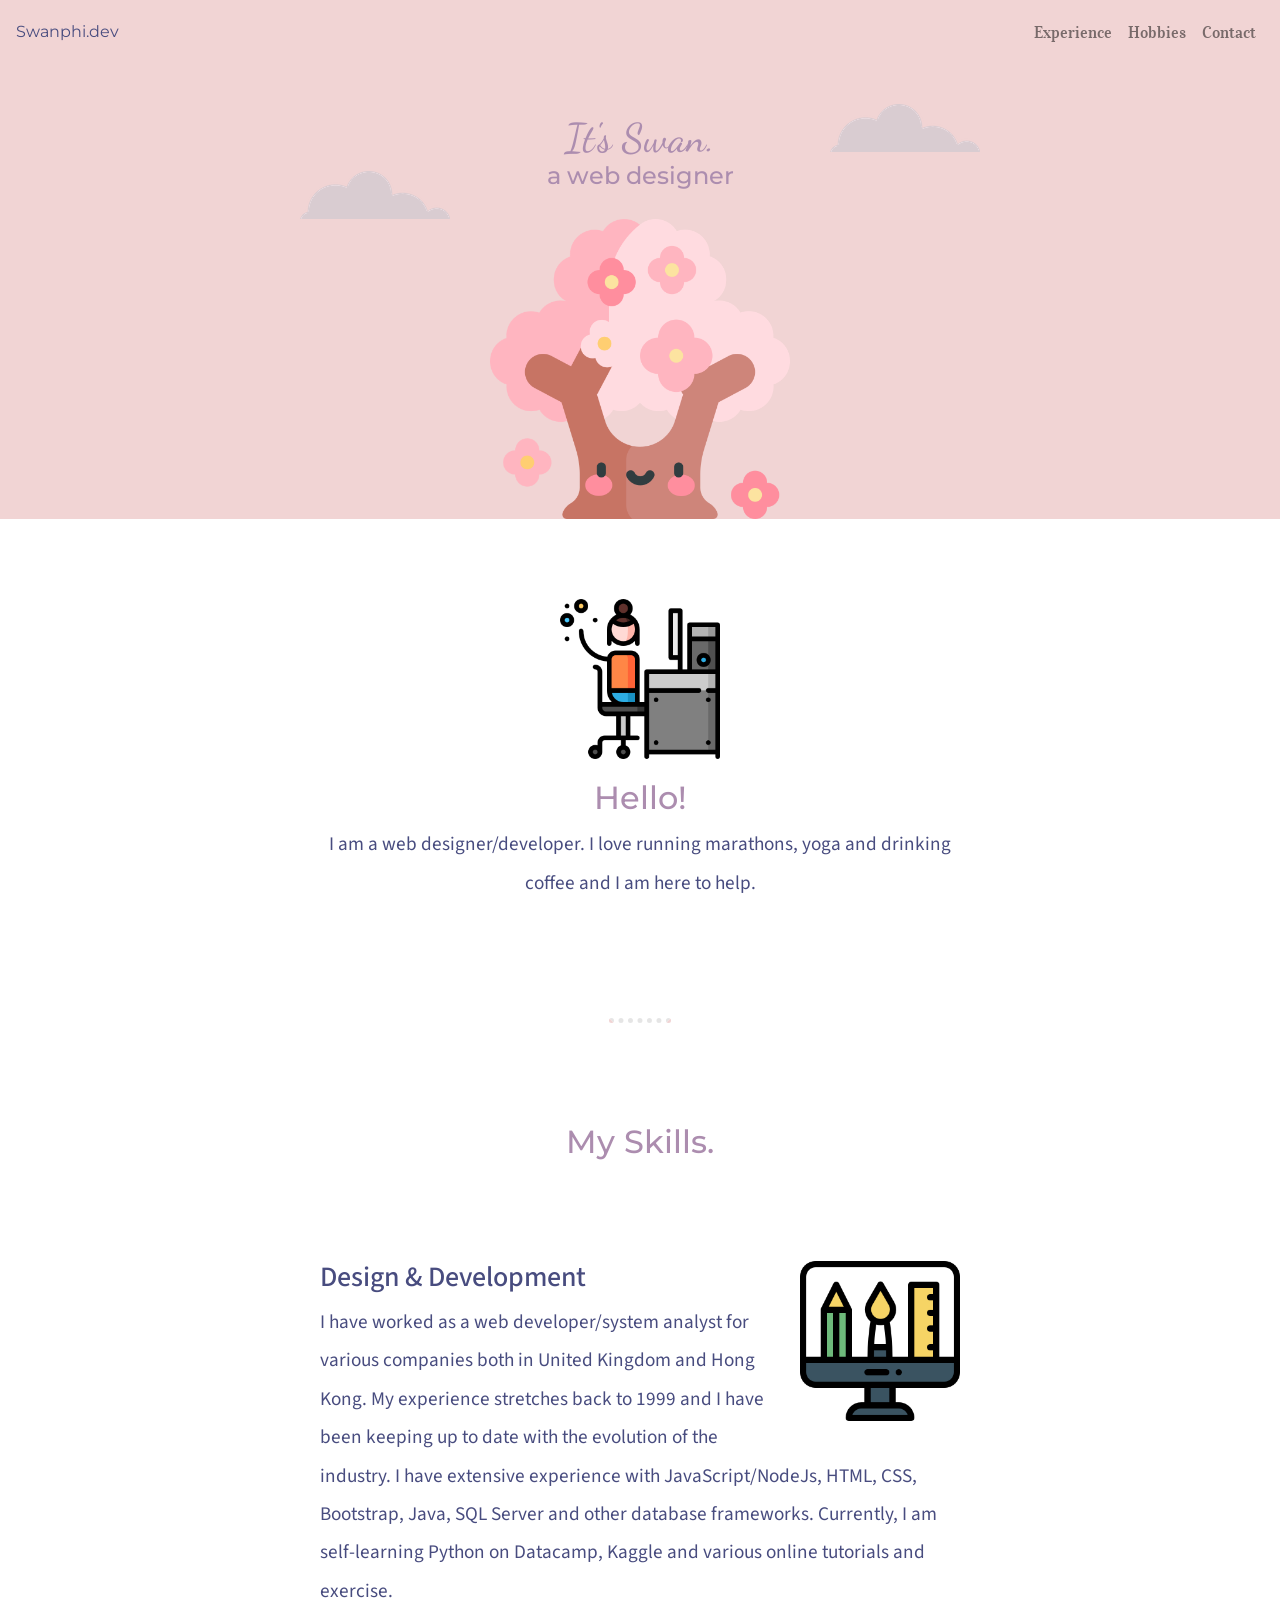
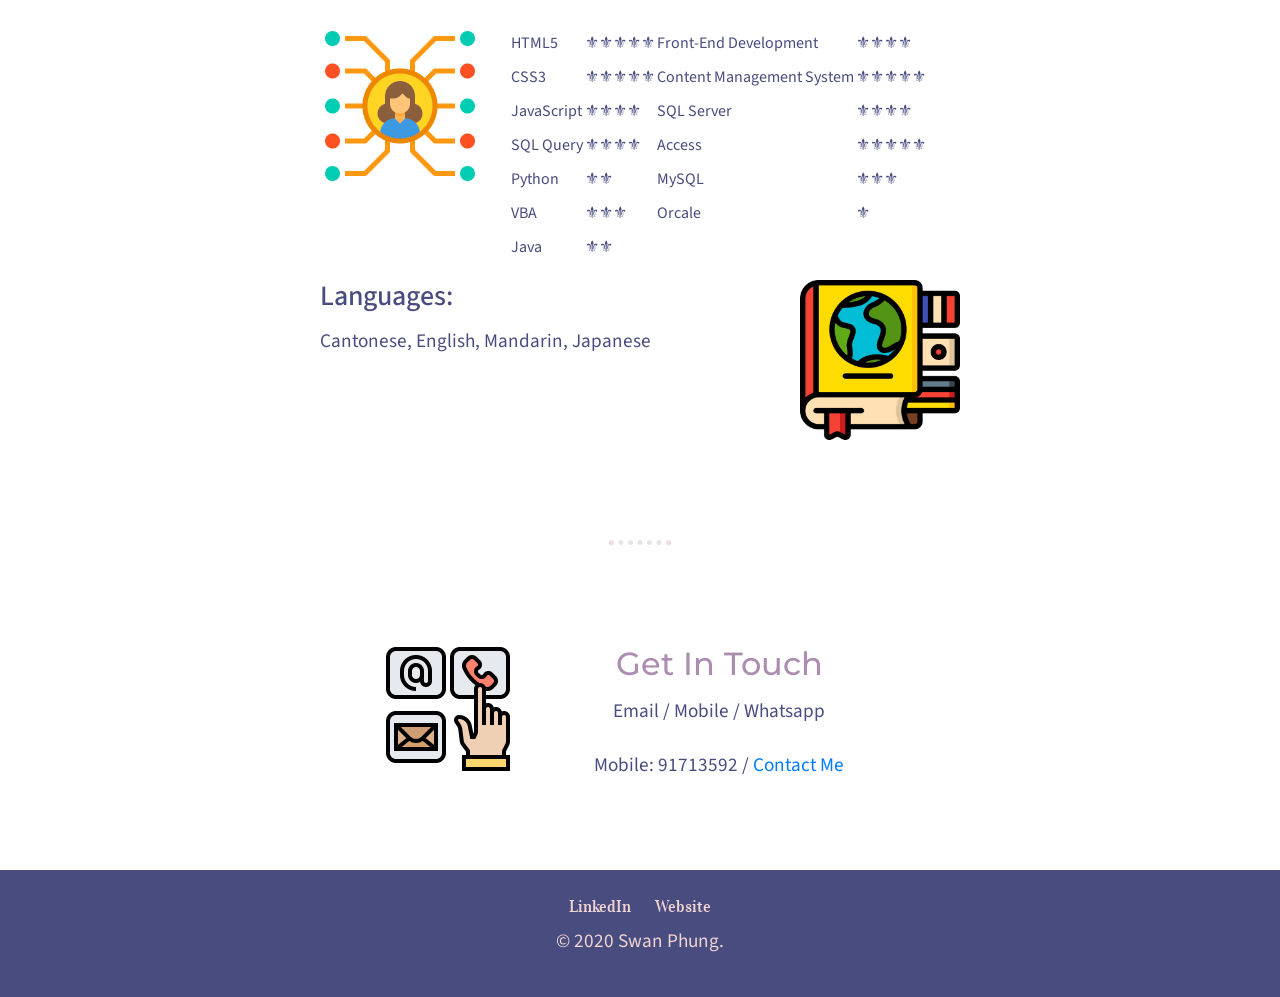
<file: index.html>
<!DOCTYPE html>
<html>
<head>
  <meta charset="utf-8" />
  <title>♕ Swan's personal site</title>

<link rel="icon" href="favicon.ico" type="image/x-icon" />
<link rel="shortcut icon" href="favicon.ico" type="image/x-icon" />

<link href="https://fonts.googleapis.com/css?family=Dancing+Script|Montserrat|Source+Sans+Pro|Vidaloka&display=swap" rel="stylesheet" />
<!-- Bootstrap CSS -->
<link rel="stylesheet" href="https://stackpath.bootstrapcdn.com/bootstrap/4.4.1/css/bootstrap.min.css" integrity="sha384-Vkoo8x4CGsO3+Hhxv8T/Q5PaXtkKtu6ug5TOeNV6gBiFeWPGFN9MuhOf23Q9Ifjh" crossorigin="anonymous">

<link rel="stylesheet" href="css/style.css" />

</head>

<body>
  <div class="abovetop">
    <nav class="navbar navbar-expand-lg navbar-light"  style="background-color: #f1d4d4;">
          <a class="title" href="">Swanphi.dev</a>
          <button class="navbar-toggler" type="button" data-toggle="collapse" data-target="#navbarNav" aria-controls="navbarNav" aria-expanded="false" aria-label="Toggle navigation">
      <span class="navbar-toggler-icon"></span>
    </button>
          <div class="collapse navbar-collapse" id="navbarNav">
          <ul class="navbar-nav ml-auto">
              <li class="nav-item">
                  <a class="nav-link" href="">Experience</a>
              </li>
              <li class="nav-item">
                  <a class="nav-link" href="">Hobbies</a>
              </li>
              <li class="nav-item">
                  <a class="nav-link" href="">Contact</a>
              </li>
          </ul>
          </div>
      </nav>
    </div>

<div class="top-container">
  <img class="top_cloud" src="images/cloud.png" alt="cloud-img" />
  <h1>It's Swan.</h1>
  <h2 class="webDesignerTitle">a web designer</h2>
  <img class="bottom_cloud" src="images/cloud.png" alt="cloud-img" />
  <img class="cherrytree-img" src="images/cherry-tree.png" alt="cherrytree-img" />
</div>
<div class="middle-container">
  <div class="profile">
    <img class="pro-img" src="images/professions-and-jobs.png" alt="development">
    <h2>Hello!</h2>
    <p>I am a web designer/developer.  I love running marathons, yoga and drinking coffee and I am here to help.</p>
  </div>
<hr class="customDots" />
  <div class="skills">
    <h2>My Skills.</h2>
    <div class="skill-row">
      <img class="computer-img" src="images/computer.png" alt="Development">
      <h3>Design & Development</h3>
      <p>  I have worked as a web developer/system analyst for various companies both in United Kingdom and
        Hong Kong. My experience stretches back to 1999 and I have been keeping up to date with the evolution
        of the industry. I have extensive experience with JavaScript/NodeJs, HTML, CSS, Bootstrap, Java,
        SQL Server and other database frameworks. Currently, I am self-learning Python on Datacamp, Kaggle and
        various online tutorials and exercise.</p>

      <img class="skills-img" src="images/skill.png" alt="My skills">
      <p>
      <table class="table_text">
        <tr>
          <td>
            HTML5
          </td>
          <td>
            ⚜⚜⚜⚜⚜
          </td>
          <td>
            Front-End Development
          </td>
          <td>
            ⚜⚜⚜⚜
          </td>

        </tr>
        <tr>
          <td>
            CSS3
          </td>
          <td>
            ⚜⚜⚜⚜⚜
          </td>
          <td>
            Content Management System
          </td>
          <td>
            ⚜⚜⚜⚜⚜
          </td>
        </tr>
        <tr>
          <td>
            JavaScript
          </td>
          <td>
            ⚜⚜⚜⚜
          </td>
          <td>
            SQL Server
          </td>
          <td>
            ⚜⚜⚜⚜
          </td>
        </tr>
        <tr>
          <td>
            SQL Query
          </td>
          <td>
            ⚜⚜⚜⚜
          </td>
          <td>
            Access
          </td>
          <td>
            ⚜⚜⚜⚜⚜
          </td>
        </tr>
        <tr>
          <td>
            Python
          </td>
          <td>
            ⚜⚜
          </td>
          <td>
            MySQL
          </td>
          <td>
            ⚜⚜⚜
          </td>
        </tr>
        <tr>
          <td>
            VBA
          </td>
          <td>
            ⚜⚜⚜
          </td>
          <td>
            Orcale
          </td>
          <td>
            ⚜
          </td>
        </tr>
        <tr>
          <td>
            Java
          </td>
          <td>
            ⚜⚜
          </td>
          <td>

          </td>
          <td>

          </td>
        </tr>
      </table>
</p>





        <img class="languages-img" src="images/languages.png" alt="Languages">
        <h3>Languages:</h3>
        <p>
          Cantonese, English, Mandarin, Japanese
        </p>

    </div>
  </div>
<hr class="customDots"/>
  <div class="contact-me">
    <img class="contact-img" src="images/contact.png" alt-"contact-me"  />
    <h2>Get In Touch</h2>
    <p>Email / Mobile / Whatsapp</p>
    <p>
      Mobile: 91713592 /

     <a href="mailto:swanphi.dev@gmail.com">Contact Me</a></p>
  </div>
</div>


<div class="bottom-container">
  <a class="footer-link" href="https://www.linkedin.com/in/swan-phung-1a452a18b/">LinkedIn</a>
  <a class="footer-link" href="https://www.swanphi.dev/">Website</a>
  <p class="footer">© 2020 Swan Phung.</p>
</div>

<script src="https://code.jquery.com/jquery-3.4.1.slim.min.js" integrity="sha384-J6qa4849blE2+poT4WnyKhv5vZF5SrPo0iEjwBvKU7imGFAV0wwj1yYfoRSJoZ+n" crossorigin="anonymous"></script>
<script src="https://cdn.jsdelivr.net/npm/popper.js@1.16.0/dist/umd/popper.min.js" integrity="sha384-Q6E9RHvbIyZFJoft+2mJbHaEWldlvI9IOYy5n3zV9zzTtmI3UksdQRVvoxMfooAo" crossorigin="anonymous"></script>
<script src="https://stackpath.bootstrapcdn.com/bootstrap/4.4.1/js/bootstrap.min.js" integrity="sha384-wfSDF2E50Y2D1uUdj0O3uMBJnjuUD4Ih7YwaYd1iqfktj0Uod8GCExl3Og8ifwB6" crossorigin="anonymous"></script>

</body>


</html>
</file>
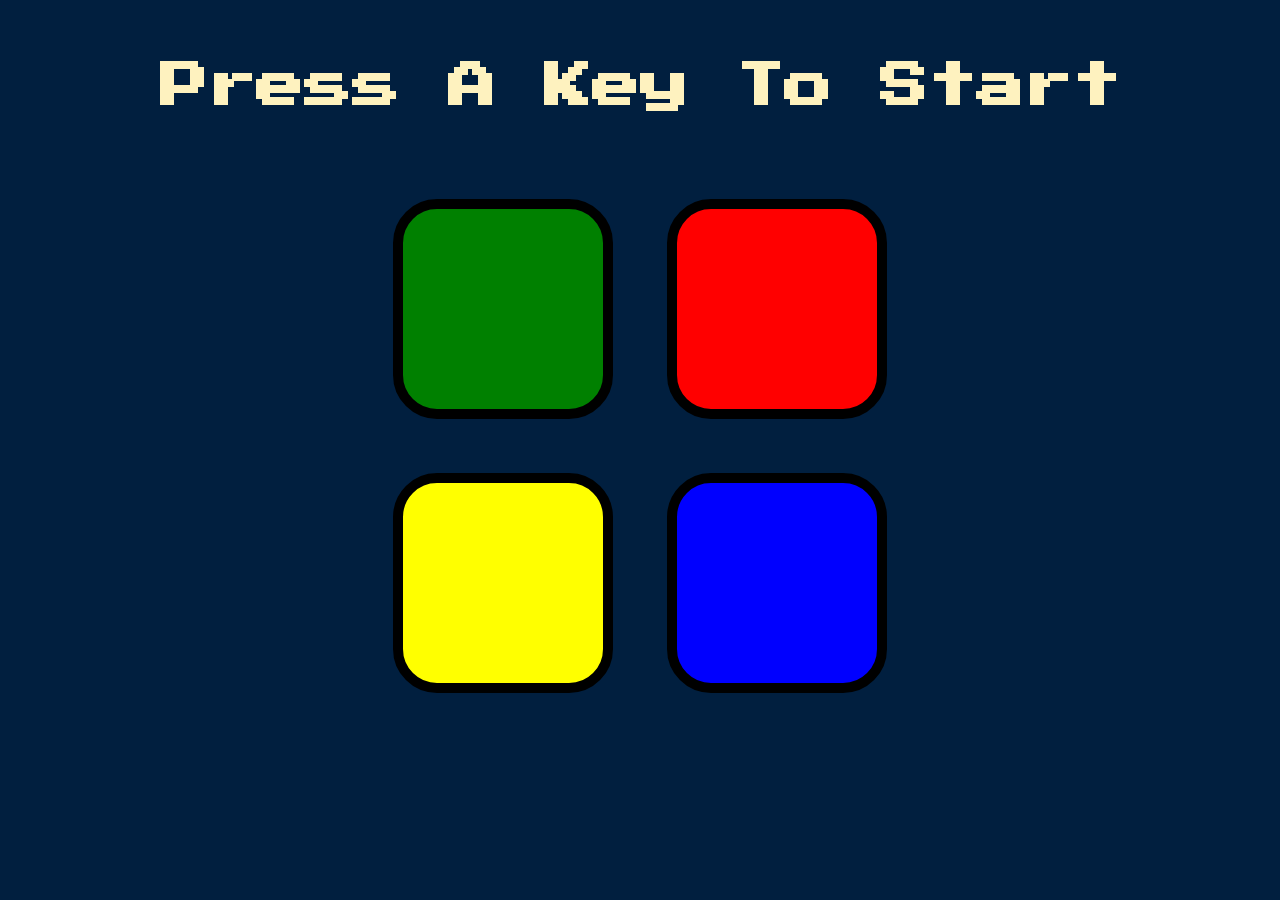
<file: SimonGame/index.html>
<!DOCTYPE html>
<html lang="en" dir="ltr">

<head>
  <meta charset="utf-8">
  <title>Simon</title>
  <link rel="stylesheet" href="styles.css">
  <link href="https://fonts.googleapis.com/css?family=Press+Start+2P" rel="stylesheet">
</head>

<body>
  <h1 id="level-title">Press A Key to Start</h1>
  <div class="container">
    <div lass="row">

      <div type="button" id="green" class="btn green">

      </div>

      <div type="button" id="red" class="btn red">

      </div>
    </div>

    <div class="row">

      <div type="button" id="yellow" class="btn yellow">

      </div>
      <div type="button" id="blue" class="btn blue">

      </div>

    </div>

  </div>
<script src="https://ajax.googleapis.com/ajax/libs/jquery/3.4.1/jquery.min.js"></script>
<script type="text/javascript" src="game.js">

</script>
</body>

</html>
</file>
<file: css/style.css>
body {
  margin: 0;
  text-align: center;
  font-family: 'Vidaloka', serif;
  line-height: 2;
}

h1 {
  margin: 0 auto;
  width: 20%;
  color: #ac8daf;
  font-family: 'Dancing Script', cursive;

}



h2 {
  font-family: 'Montserrat', sans-serif;
  color: #ac8daf;
  font-size: 10;
  /*color: #66BFBF;*/
}

h3 {
  font-family: 'Source Sans Pro', sans-serif;
  color: #484c7f;
}

p {
  font-family: 'Source Sans Pro', sans-serif;
  color: #484c7f;
  line-height: 2;
  font-size: 1.2rem;
}

hr {
  border-style: dotted;
  color: #f1d4d4;
  width: 4%;
  border-width: 5px;
  margin: 100px auto;
  border-bottom: none;
}
.title {
  font-family: 'Montserrat', sans-serif;
  color: #484c7f;
}
.webDesignerTitle{
  font-family: 'Montserrat', sans-serif;
  font-size: 1.5rem;
}
.customDots{
  border-style: dotted;
  color: #f1d4d4;
  width: 4%;
  border-width: 5px;
  margin: 100px auto;
  border-bottom: none;
}

.cherrytree-img {
  width: 300px;
  height: 300px;
  margin-top: 20px;
}


.profile {
  width: 50%;
  margin: 50px auto 50px auto;
  text-align: center;
  line-height: 2;
  align-content: center;
}
.pro-img {
  width: 25%;
  margin: 20px auto;
}
.skills{
  margin-bottom: 50px;
}
.skills-img {
  width: 25%;
  height: 25%;
  float: left;
  margin-right: 30px;
}

.skill-row {
  width: 50%;
  margin: 100px auto 100px auto;
  text-align: left;
  align-content: center;
}

.table_text {
  text-align: left;
  color: #484c7f;
  font-family: 'Source Sans Pro', sans-serif;
  margin-left: 0;
}

.top_cloud {
  right: 300px;
  top: 40px;
  position: absolute;
}

.bottom_cloud {
  position: absolute;
  left: 300px;
  bottom: 300px;
}
.abovetop{
  background-color: #f1d4d4;
  position: relative;

}
.top-container {
  background-color: #f1d4d4;
  position: relative;
  padding-top: 50px;
text-align: center; /*  width: 200px;
  height: 200px;
  border: solid 10px;
  padding: 20px;
  border-color: black;*/
}

.middle-container {
  text-align: center;
  align-content: center;
  margin: 10px auto;
  /*border: solid 20px;
  border-color: black;
margin-left: 260px;*/
}

.bottom-container {
  padding: 20px;
  text-align: center;
  background-color: #484C7F;
  color: #f1d4d4;

  /*border: solid 10px;
  border-color: black;
  margin-left: 500px;*/
}

.footer-link {
  color: #f1d4d4;
margin: auto 10px;
}

.footer {
  color: #f1d4d4;
}



.computer-img {
  width: 25%;
  float: right;
  margin-left: 30px;
}


.languages-img {
  width: 25%;
  float: right;
  margin-left: 30px;
}

.contact-me {
  width: 40%;
  margin: 100px auto 60px;
  align-content: center;
}

.contact-img {
  width: 25%;
  float: left;
  margin-right: 30px;
}



/************** Relative position *****************
.red{
  width: 200px;
  height: 200px;
  display: inline-block;
  background-color: red;
  position: relative;
  left: 410px;
}
.blue{
  width: 200px;
  height: 200px;
  display: inline-block;
  background-color: blue;
  position: relative;
  right: 200px;
}
.yellow {
  width: 200px;
  height: 200px;
  display: inline-block;
  background-color: yellow;
  position: relative;
  right: 200px;

}********/
/***************** Absolute position****************
body{
  margin: 0;
}
.container{
  width: 300px;
  height: 300px;
  position: relative;
  background-color: grey;
}
.red{
  width: 100px;
  height: 100px;
  background-color: red;
  position: absolute;
  top: 200px;
  left: 200px;
}
.blue{
  width: 100px;
  height: 100px;
  background-color: blue;
  position: absolute;
  top: 100px;
  left: 100px;
}
.yellow {
  width: 100px;
  height: 100px;
  background-color: yellow;
  position: absolute;
  top:0;
  left:0;

}
*****************************/
</file>
<file: SimonGame/styles.css>
body {
  text-align: center;
  background-color: #011F3F;
}

#level-title {
  font-family: 'Press Start 2P', cursive;
  font-size: 3rem;
  margin:  5%;
  color: #FEF2BF;
}

.container {
  display: block;
  width: 50%;
  margin: auto;

}

.btn {
  margin: 25px;
  display: inline-block;
  height: 200px;
  width: 200px;
  border: 10px solid black;
  border-radius: 20%;
}

.game-over {
  background-color: red;
  opacity: 0.8;
}

.red {
  background-color: red;
}

.green {
  background-color: green;
}

.blue {
  background-color: blue;
}

.yellow {
  background-color: yellow;
}

.pressed {
  box-shadow: 0 0 20px white;
  background-color: grey;
}
</file>
